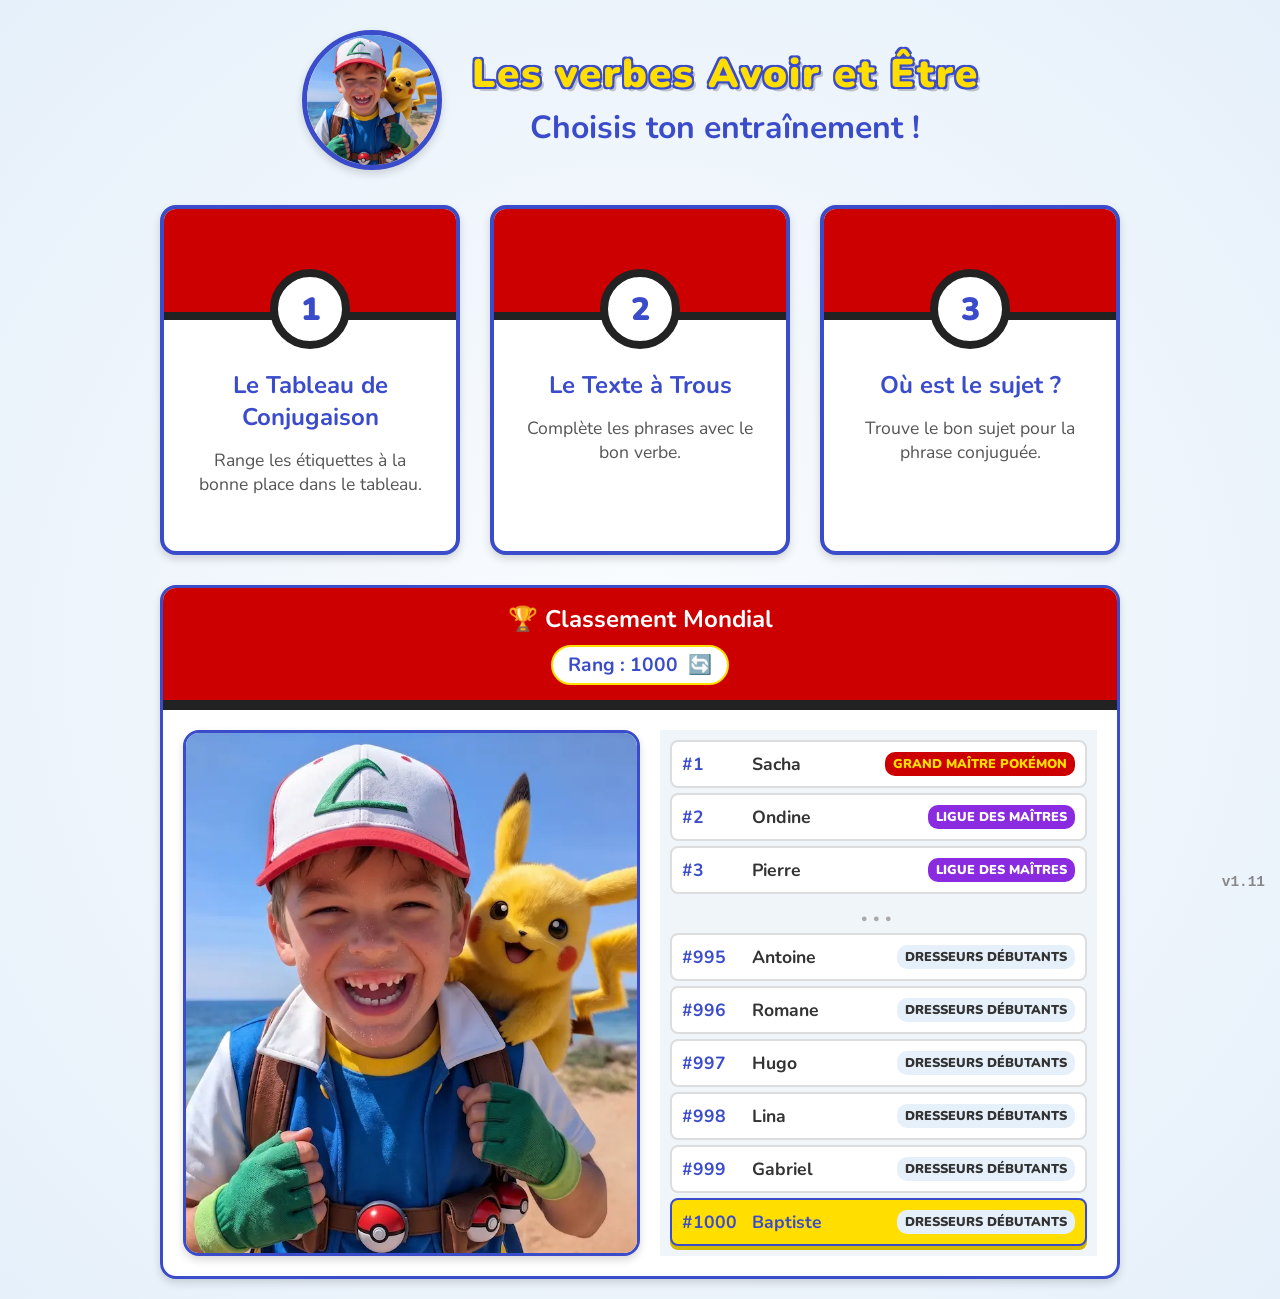
<file: index.html>
<!DOCTYPE html>
<html lang="fr">
<head>
    <meta charset="UTF-8">
    <meta name="viewport" content="width=device-width, initial-scale=1.0, maximum-scale=1.0, user-scalable=no">
    <title>Jeu Avoir et Être - Menu Principal</title>
    <!-- Google Fonts -->
    <link rel="preconnect" href="https://fonts.googleapis.com">
    <link rel="preconnect" href="https://fonts.gstatic.com" crossorigin>
    <link href="https://fonts.googleapis.com/css2?family=Nunito:wght@400;700;900&display=swap" rel="stylesheet">
    <!-- CSS -->
    <link rel="stylesheet" href="css/style.css">
</head>
<body>
    <div id="app">
        <!-- HEADER -->
        <header class="home-header">
            <img src="img/Pokébat.webp" class="header-avatar" alt="Pokébat">
            <div class="header-titles">
                <h1 class="pokemon-title">Les verbes Avoir et Être</h1>
                <h2>Choisis ton entraînement !</h2>
            </div>
        </header>

        <!-- MENU PRINCIPAL -->
        <section id="menu" class="screen active">
            <div class="menu-cards">
                <div class="card" onclick="window.location.href='exercice1.html'">
                    <div class="card-icon">1</div>
                    <h3>Le Tableau de Conjugaison</h3>
                    <p>Range les étiquettes à la bonne place dans le tableau.</p>
                </div>
                <div class="card" onclick="window.location.href='exercice2.html'">
                    <div class="card-icon">2</div>
                    <h3>Le Texte à Trous</h3>
                    <p>Complète les phrases avec le bon verbe.</p>
                </div>
                <div class="card" onclick="window.location.href='exercice3.html'">
                    <div class="card-icon">3</div>
                    <h3>Où est le sujet ?</h3>
                    <p>Trouve le bon sujet pour la phrase conjuguée.</p>
                </div>
            </div>
            
            <div class="home-leaderboard-section">
                <div class="leaderboard-card" style="width: 100%;">
                    <div class="leaderboard-card-header">
                        <h3>🏆 Classement Mondial</h3>
                        <div id="home-rank-display" class="home-rank-info">
                            <!-- Populated via JS -->
                        </div>
                    </div>
                    <div class="leaderboard-card-content">
                        <img src="img/Pokébat.webp" class="leaderboard-illustration" alt="Illustration Pokébat">
                        <div class="leaderboard-container" style="height: auto; margin-bottom: 0; border: none; border-radius: 0; box-shadow: none;">
                            <div class="leaderboard-list" id="home-leaderboard">
                                <!-- Loaded via JS -->
                            </div>
                        </div>
                    </div>
                </div>
            </div>
        </section>
        
        <div class="version-number">v1.11</div>
    </div>

    <!-- JS -->
    <script src="js/shared.js"></script>
</body>
</html>
</file>
<file: css/style.css>
:root {
    --poke-red: #CC0000;
    --poke-yellow: #FFDE00;
    --poke-blue: #3B4CCA;
    --bg-color: #E6F0FA;
    --text-color: #333333;
    --white: #FFFFFF;
    --shadow: 0 4px 8px rgba(0, 0, 0, 0.15);
    --border-radius: 16px;
    --error-color: #FF4A4A;
    --success-color: #4CAF50;
}

* {
    box-sizing: border-box;
    margin: 0;
    padding: 0;
    user-select: none; /* Prevent text selection while dragging */
    -webkit-user-select: none;
}

body {
    font-family: 'Nunito', sans-serif;
    background-color: var(--bg-color);
    background-image: radial-gradient(circle at 50% 50%, rgba(255, 255, 255, 0.8) 0%, rgba(230, 240, 250, 0.8) 100%);
    color: var(--text-color);
    min-height: 100vh;
    overflow-y: auto;
    overflow-x: hidden; /* Allow vertical scroll if needed */
    display: flex;
    justify-content: center;
    align-items: center;
}

#app {
    width: 100%;
    max-width: 1000px;
    min-height: 100vh;
    height: auto;
    display: flex;
    flex-direction: column;
    padding: 20px;
    position: relative;
}

/* HEADER */
header {
    position: relative;
    display: flex;
    justify-content: center;
    align-items: center;
    margin-bottom: 5px;
    min-height: 60px;
}

.home-header {
    display: flex;
    justify-content: center;
    align-items: center;
    gap: 30px;
    margin-bottom: 20px;
    padding-top: 10px;
}

.header-titles {
    display: flex;
    flex-direction: column;
    align-items: center;
    gap: 5px;
}

.pokemon-title {
    text-align: center;
    font-size: 2.5rem;
    font-weight: 900;
    color: var(--poke-yellow);
    text-shadow: 2px 2px 0 var(--poke-blue), -2px -2px 0 var(--poke-blue), 2px -2px 0 var(--poke-blue), -2px 2px 0 var(--poke-blue), 4px 4px 0px rgba(0,0,0,0.2);
    letter-spacing: 2px;
}

.header-avatar {
    width: 140px;
    height: 140px;
    border-radius: 50%;
    object-fit: cover;
    border: 5px solid var(--poke-blue);
    background-color: var(--poke-yellow);
    box-shadow: var(--shadow);
}

button {
    font-family: 'Nunito', sans-serif;
    font-weight: 700;
    font-size: 1.2rem;
    padding: 10px 20px;
    border: none;
    border-radius: 50px;
    cursor: pointer;
    box-shadow: var(--shadow);
    transition: transform 0.1s, box-shadow 0.1s;
}

button:active {
    transform: scale(0.95);
    box-shadow: 0 2px 4px rgba(0,0,0,0.2);
}

#btn-home {
    position: absolute;
    left: 0;
    background-color: var(--white);
    color: var(--poke-blue);
    border: 2px solid var(--poke-blue);
}

.hidden {
    display: none !important;
}

/* SCREENS */
.screen {
    flex: 1;
    display: none;
    flex-direction: column;
    animation: fadeIn 0.3s ease;
}

.screen.active {
    display: flex;
}

#menu {
    justify-content: center;
}

h2 {
    font-size: 2rem;
    color: var(--poke-blue);
    margin-bottom: 5px;
    text-align: center;
}

/* MENU CARDS */
.menu-cards {
    display: flex;
    flex-wrap: wrap;
    gap: 30px;
    justify-content: center;
    align-items: center;
    margin-top: 15px;
}

.card {
    background: var(--white);
    flex: 1;
    min-width: 280px;
    height: 350px;
    border-radius: var(--border-radius);
    padding: 30px;
    text-align: center;
    box-shadow: var(--shadow);
    cursor: pointer;
    transition: transform 0.2s, box-shadow 0.2s;
    border: 4px solid var(--poke-blue);
    position: relative;
    overflow: hidden;
}

/* Pokéball header effect for cards */
.card::before {
    content: '';
    position: absolute;
    top: 0;
    left: 0;
    width: 100%;
    height: 30%;
    background-color: var(--poke-red);
    z-index: 0;
}
.card::after {
    content: '';
    position: absolute;
    top: 30%;
    left: 0;
    width: 100%;
    height: 8px;
    background-color: #222;
    z-index: 0;
}

.card > * {
    position: relative;
    z-index: 1;
}

.card:hover {
    transform: translateY(-10px);
    box-shadow: 0 8px 16px rgba(0, 0, 0, 0.2);
}

.card-icon {
    width: 80px;
    height: 80px;
    background: var(--white);
    border: 8px solid #222;
    border-radius: 50%;
    margin: 30px auto 20px;
    display: flex;
    justify-content: center;
    align-items: center;
    font-size: 2rem;
    font-weight: 900;
    color: var(--poke-blue);
}

.card h3 {
    font-size: 1.5rem;
    margin-bottom: 15px;
    color: var(--poke-blue);
}

.card p {
    font-size: 1.1rem;
    color: #555;
}

/* EXERCICE 1 - TABLEAU */
.table-container {
    display: flex;
    gap: 20px;
    justify-content: center;
    flex: 1;
    min-height: 0;
}

.exercise1-layout {
    flex-direction: row !important;
    align-items: stretch;
    gap: 30px;
}

.exercise1-layout .table-container {
    flex: 2;
}

.exercise1-layout .side-bank {
    flex: 1;
    margin-top: 0;
    height: 100%;
}

.column {
    background: var(--white);
    border-radius: var(--border-radius);
    box-shadow: var(--shadow);
    flex: 1;
    padding: 15px;
    display: flex;
    flex-direction: column;
    border: 3px solid var(--poke-blue);
}

.col-title {
    text-align: center;
    font-size: 1.5rem;
    margin-bottom: 10px;
    padding: 5px;
    border-radius: 10px;
    color: white;
}

.col-title.avoir { background-color: var(--poke-blue); }
.col-title.etre { background-color: var(--poke-red); }

.rows {
    display: flex;
    flex-direction: column;
    gap: 8px;
    flex: 1;
    overflow-y: auto;
}

.row {
    display: flex;
    align-items: center;
    gap: 10px;
    font-size: 1.3rem;
    font-weight: bold;
}

.pronoun {
    width: 80px;
    text-align: right;
    color: #444;
}

.dropzone {
    flex: 1;
    min-height: 45px;
    background-color: #f0f5fa;
    border: 3px dashed #b0c4de;
    border-radius: 10px;
    display: flex;
    justify-content: center;
    align-items: center;
    transition: background-color 0.2s;
}

.dropzone.active-hover {
    background-color: #d0e4ff;
    border-color: var(--poke-blue);
}

/* LABELS & DRAGGING */
.label {
    background-color: var(--poke-yellow);
    color: #222;
    padding: 6px 15px;
    font-size: 1.3rem;
    font-weight: 800;
    border-radius: 8px;
    box-shadow: 0 4px 0 #d4b800, 0 5px 5px rgba(0,0,0,0.2);
    cursor: grab;
    touch-action: none; /* Crucial for pointer events */
    border: 2px solid #222;
    display: inline-flex;
    justify-content: center;
    align-items: center;
    transition: transform 0.1s;
}

.label:active {
    cursor: grabbing;
}

.label.dragging {
    position: fixed; /* ou absolute selon la logique JS */
    z-index: 1000;
    pointer-events: none; /* Let pointer events pass through to dropzone */
    transform: scale(1.1);
    box-shadow: 0 10px 20px rgba(0,0,0,0.3);
}

.bank-container {
    margin-top: 15px;
    background: var(--white);
    border-radius: var(--border-radius);
    padding: 10px;
    box-shadow: var(--shadow);
    border: 3px solid #222;
}

.bank-container h3 {
    margin-bottom: 10px;
    color: #555;
}

.bank {
    display: flex;
    flex-wrap: wrap;
    gap: 15px;
    justify-content: center;
    min-height: 80px;
    border: none;
    background: transparent;
}

/* EXERCICE 2 - PHRASES */
.score-board {
    font-size: 1.5rem;
    font-weight: bold;
    color: var(--poke-blue);
    background: white;
    padding: 10px 20px;
    border-radius: 20px;
    align-self: center;
    margin-bottom: 20px;
    box-shadow: var(--shadow);
    border: 2px solid var(--poke-yellow);
}

.sentence-container {
    background: white;
    padding: 20px;
    border-radius: var(--border-radius);
    box-shadow: var(--shadow);
    font-size: 2rem;
    line-height: 1.8;
    text-align: center;
    border: 4px solid var(--poke-blue);
    height: 150px;
    flex: none;
    display: flex;
    align-items: center;
    justify-content: center;
}

.inline-dropzone {
    display: inline-flex;
    width: 120px;
    height: 60px;
    vertical-align: middle;
    margin: 0 10px;
}

/* ANIMATIONS */
@keyframes fadeIn {
    from { opacity: 0; transform: translateY(10px); }
    to { opacity: 1; transform: translateY(0); }
}

@keyframes shake {
    0%, 100% { transform: translateX(0); }
    20%, 60% { transform: translateX(-10px); }
    40%, 80% { transform: translateX(10px); }
}

.error-shake {
    animation: shake 0.4s ease-in-out;
    background-color: var(--error-color) !important;
    color: white !important;
    box-shadow: 0 4px 0 #cc0000 !important;
    pointer-events: none;
}

.success-drop {
    background-color: var(--success-color) !important;
    color: white !important;
    box-shadow: 0 4px 0 #388e3c !important;
    pointer-events: none; /* can't drag it anymore */
}

/* MODAL */
.modal {
    position: fixed;
    top: 0; left: 0; right: 0; bottom: 0;
    background: rgba(0,0,0,0.7);
    display: flex;
    justify-content: center;
    align-items: center;
    z-index: 2000;
}

.modal-content {
    background: white;
    padding: 40px;
    border-radius: 20px;
    text-align: center;
    box-shadow: 0 10px 30px rgba(0,0,0,0.5);
    border: 5px solid var(--poke-yellow);
    max-width: 500px;
    animation: fadeIn 0.3s;
}

.modal-content h2 {
    font-size: 2.5rem;
    color: var(--poke-blue);
}

.modal-content p {
    font-size: 1.5rem;
    margin-bottom: 30px;
}

.modal-buttons {
    display: flex;
    gap: 20px;
    justify-content: center;
}

.btn-primary {
    background-color: var(--poke-blue);
    color: white;
}

.btn-secondary {
    background-color: var(--poke-yellow);
    color: #222;
}

/* RANK BADGE */
.rank-badge {
    position: absolute;
    top: 5px;
    right: 0;
    display: flex;
    flex-direction: column;
    align-items: flex-end;
    gap: 5px;
    z-index: 10;
}

.home-badge {
    position: static;
    align-items: center;
    margin-top: 30px;
}

.league-name {
    padding: 5px 15px;
    border-radius: 20px;
    font-weight: 900;
    font-size: 1rem;
    box-shadow: var(--shadow);
    text-transform: uppercase;
    letter-spacing: 1px;
}

.rank-number {
    font-weight: bold;
    font-size: 1rem;
    color: var(--poke-blue);
    background: white;
    padding: 3px 10px;
    border-radius: 10px;
    border: 2px solid var(--poke-yellow);
    display: flex;
    align-items: center;
    gap: 10px;
}

.reset-btn {
    cursor: pointer;
    font-size: 1.2rem;
    transition: transform 0.2s;
}

.reset-btn:hover {
    transform: rotate(45deg);
}

/* EXERCISE HEADER */
.exercise-header {
    position: relative;
    display: flex;
    justify-content: center;
    align-items: center;
    margin-bottom: 20px;
    min-height: 60px;
}

.exercise-title {
    font-size: 2rem;
    color: var(--poke-blue);
    margin: 0;
}

/* LEADERBOARD ANIMATION */
/* LEADERBOARD SECTION (HOME) */
.home-leaderboard-section {
    display: flex;
    justify-content: center;
    width: 100%;
    margin: 30px auto 0;
}

.leaderboard-card {
    background: var(--white);
    width: 100%;
    border-radius: var(--border-radius);
    box-shadow: var(--shadow);
    border: 3px solid var(--poke-blue);
    overflow: hidden;
}

.leaderboard-card-content {
    display: flex;
    gap: 20px;
    padding: 20px;
    align-items: stretch;
}

.leaderboard-card-content > .leaderboard-illustration,
.leaderboard-card-content > .leaderboard-container {
    flex: 1;
    width: 50%;
}

.leaderboard-illustration {
    object-fit: cover;
    border-radius: var(--border-radius);
    border: 3px solid var(--poke-blue);
    box-shadow: var(--shadow);
    background: white;
}

.leaderboard-card-header {
    background-color: var(--poke-red);
    padding: 15px;
    text-align: center;
    color: white;
    border-bottom: 10px solid #222;
}

.leaderboard-card-header h3 {
    margin: 0;
    font-size: 1.5rem;
    color: white;
}

.home-rank-info {
    margin-top: 10px;
    font-size: 1.2rem;
    font-weight: bold;
    display: inline-flex;
    justify-content: center;
    align-items: center;
    gap: 10px;
    background: white;
    color: var(--poke-blue);
    padding: 5px 15px;
    border-radius: 20px;
    border: 2px solid var(--poke-yellow);
}

.leaderboard-container {
    background: #f0f5fa;
    border: 3px solid var(--poke-blue);
    border-radius: 10px;
    padding: 10px;
    margin-bottom: 20px;
    height: auto;
    position: relative;
    box-shadow: inset 0 4px 8px rgba(0,0,0,0.1);
}

.leaderboard-list {
    display: flex;
    flex-direction: column;
    gap: 5px;
}

.leaderboard-break {
    text-align: center;
    color: #aaa;
    font-size: 1.5rem;
    font-weight: 900;
    letter-spacing: 5px;
    padding: 5px 0;
    line-height: 0.8;
}

.leaderboard-item {
    display: grid;
    grid-template-columns: 60px 1fr auto;
    align-items: center;
    gap: 10px;
    padding: 10px;
    background: white;
    border-radius: 8px;
    font-size: 1.1rem;
    font-weight: bold;
    border: 2px solid #ddd;
}

.item-rank { color: var(--poke-blue); }
.item-name { text-align: left; }
.item-league {
    font-size: 0.8rem;
    padding: 3px 8px;
    border-radius: 10px;
    color: white;
    text-transform: uppercase;
    font-weight: 900;
}

.leaderboard-item.is-baptiste {
    background: var(--poke-yellow);
    border-color: var(--poke-blue);
    color: var(--poke-blue);
    box-shadow: 0 4px 0 #d4b800;
}

/* RESPONSIVE TABLET / MOBILE */
@media (max-width: 768px) {
    .exercise1-layout {
        flex-direction: column !important;
    }
    .home-header {
        flex-direction: column;
        gap: 15px;
    }
    .header-avatar {
        width: 100px;
        height: 100px;
    }
    .home-leaderboard-section {
        flex-direction: column;
        align-items: center;
    }
    .leaderboard-card-content {
        flex-direction: column;
    }
    .leaderboard-card-content > .leaderboard-illustration,
    .leaderboard-card-content > .leaderboard-container {
        width: 100%;
    }
    .leaderboard-illustration {
        width: 100%;
        max-width: 300px;
    }
    .item-rank { font-size: 1rem; }
    .item-name { font-size: 1rem; }
    .item-league { font-size: 0.7rem; }
    .pokemon-title { font-size: 1.8rem; }
    h2 { font-size: 1.5rem; }
    .col-title { font-size: 1.4rem; }
    .row { font-size: 1.2rem; }
    .label { font-size: 1.2rem; padding: 8px 15px; }
    .sentence-container { font-size: 1.5rem; padding: 20px; }
    .inline-dropzone { width: 100px; height: 50px; }
}

.version-number {
    position: fixed;
    bottom: 10px;
    right: 15px;
    font-size: 0.9rem;
    color: #888;
    font-family: monospace;
    font-weight: bold;
    z-index: 1000;
}
</file>
